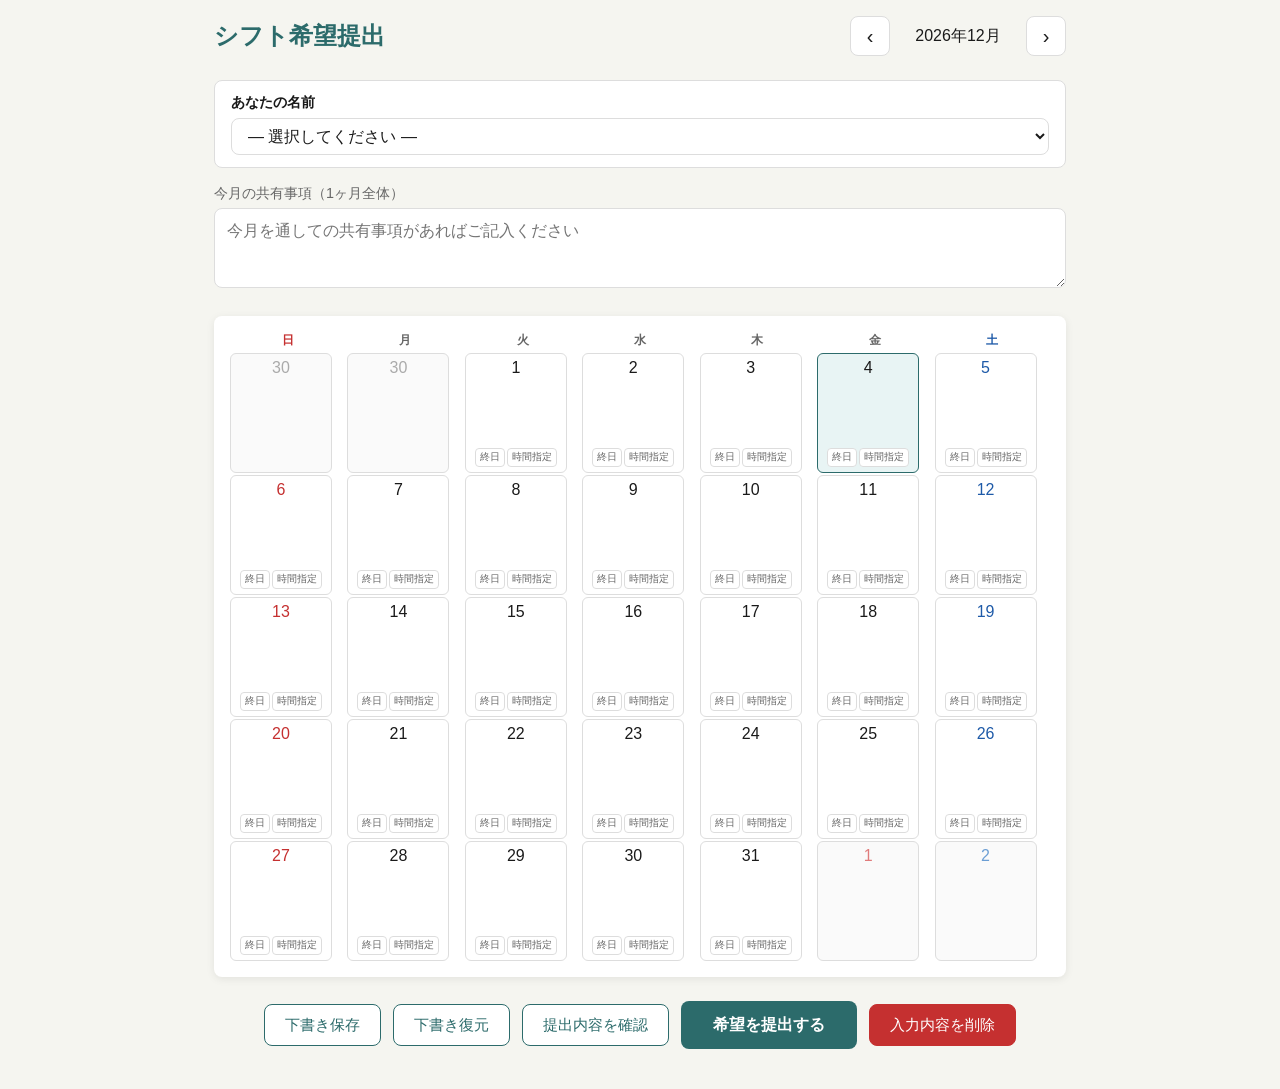
<file: index.html>
<!DOCTYPE html>
<html lang="ja">
<head>
  <meta charset="UTF-8" />
  <meta name="viewport" content="width=device-width, initial-scale=1.0" />
  <title>シフト希望提出</title>
  <link rel="stylesheet" href="styles.css" />
</head>
<body>
  <div class="app">
    <header class="header">
      <h1>シフト希望提出</h1>
      <div class="month-nav">
        <button type="button" id="prevMonth" aria-label="前月">‹</button>
        <span id="currentMonthLabel">2025年3月</span>
        <button type="button" id="nextMonth" aria-label="翌月">›</button>
      </div>
    </header>

    <section class="employee-section">
      <label for="employeeSelect">あなたの名前</label>
      <div class="employee-row">
        <select id="employeeSelect" aria-label="従業員名を選択">
          <option value="">— 選択してください —</option>
        </select>
      </div>
    </section>

    <section class="month-notes">
      <label for="monthNotes">今月の共有事項（1ヶ月全体）</label>
      <textarea id="monthNotes" rows="3" placeholder="今月を通しての共有事項があればご記入ください"></textarea>
    </section>

    <main class="calendar-wrapper">
      <div class="weekdays">
        <span class="wd-sun">日</span><span>月</span><span>火</span><span>水</span><span>木</span><span>金</span><span class="wd-sat">土</span>
      </div>
      <div id="calendar" class="calendar"></div>
      <!-- トップ画面のコピー用ポップオーバー -->
      <div id="copyPopover" class="copy-popover" aria-hidden="true">
        <button type="button" id="copyPopoverToOthers" class="copy-popover-btn">この内容を他の日にコピー</button>
        <button type="button" id="copyPopoverToWeekday" class="copy-popover-btn">他の<span id="copyPopoverWeekday">金</span>曜日に一括コピー</button>
      </div>
    </main>

    <footer class="footer">
      <div class="footer-actions">
        <button type="button" id="draftSaveBtn" class="btn-secondary">下書き保存</button>
        <button type="button" id="draftRestoreBtn" class="btn-secondary">下書き復元</button>
        <button type="button" id="viewSubmittedBtn" class="btn-secondary" style="display: none;">提出内容を確認</button>
        <button type="button" id="submitBtn" class="submit-btn">希望を提出する</button>
        <button type="button" id="clearAllBtn" class="btn-danger">入力内容を削除</button>
      </div>
      <p id="submittedBadge" class="submitted-badge" style="display: none;">提出済み（1日単位で修正可能）</p>
    </footer>
  </div>

  <!-- 日付入力モーダル -->
  <div id="dayModal" class="modal" aria-hidden="true">
    <div class="modal-backdrop" id="modalBackdrop"></div>
    <div class="modal-content">
      <div class="modal-header">
        <h2 id="modalDayTitle">3月15日 の希望</h2>
        <button type="button" class="modal-close" id="modalClose" aria-label="閉じる">×</button>
      </div>
      <div class="modal-body">
        <div class="field">
          <label class="checkbox-label">
            <input type="checkbox" id="allDay" />
            <span>終日で出勤</span>
          </label>
        </div>

        <div id="timeSlotsSection" class="time-slots-section">
          <p class="time-slots-label">時間指定</p>
          <p class="time-slots-desc">（間の「:」は自動入力されます。12時は「1200」と入力。）</p>
          <div class="slot">
            <span class="slot-num">1つ目</span>
            <div class="time-range-row">
              <div class="time-input-wrap">
                <input type="text" id="slot1StartInput" class="time-input" placeholder="--:--" maxlength="5" autocomplete="off" inputmode="numeric" />
                <button type="button" class="time-picker-btn" id="slot1StartClock" title="時刻を選択" aria-label="時刻を選択">🕐</button>
              </div>
              <span class="time-kara">から</span>
              <div class="time-input-wrap">
                <input type="text" id="slot1EndInput" class="time-input" placeholder="--:--" maxlength="5" autocomplete="off" inputmode="numeric" />
                <button type="button" class="time-picker-btn" id="slot1EndClock" title="時刻を選択" aria-label="時刻を選択">🕐</button>
              </div>
            </div>
          </div>
          <div class="slot">
            <span class="slot-num">2つ目（※時間指定を2つに分けたい場合に利用）</span>
            <div class="time-range-row">
              <div class="time-input-wrap">
                <input type="text" id="slot2StartInput" class="time-input" placeholder="--:--" maxlength="5" autocomplete="off" inputmode="numeric" />
                <button type="button" class="time-picker-btn" id="slot2StartClock" title="時刻を選択" aria-label="時刻を選択">🕐</button>
              </div>
              <span class="time-kara">から</span>
              <div class="time-input-wrap">
                <input type="text" id="slot2EndInput" class="time-input" placeholder="--:--" maxlength="5" autocomplete="off" inputmode="numeric" />
                <button type="button" class="time-picker-btn" id="slot2EndClock" title="時刻を選択" aria-label="時刻を選択">🕐</button>
              </div>
            </div>
          </div>
          <div id="timePickerPopover" class="time-picker-popover" aria-hidden="true">
            <p class="time-picker-title">時刻を選択（5分刻み）</p>
            <div class="time-picker-wheels">
              <div class="time-picker-wheel-wrap">
                <span class="time-picker-wheel-label">時</span>
                <div id="timePickerHourList" class="time-picker-wheel" tabindex="0"></div>
              </div>
              <div class="time-picker-wheel-wrap">
                <span class="time-picker-wheel-label">分</span>
                <div id="timePickerMinList" class="time-picker-wheel" tabindex="0"></div>
              </div>
            </div>
            <div class="time-picker-wheel-actions">
              <button type="button" id="timePickerClearBtn" class="time-picker-clear-btn">指定なし</button>
              <button type="button" id="timePickerApplyBtn" class="time-picker-apply-btn">決定</button>
            </div>
          </div>
          <div class="time-chart-wrapper">
            <p class="time-chart-label">時間のイメージ</p>
            <div class="time-chart">
              <div class="time-chart-bar">
                <div id="chartSlot1" class="chart-slot"></div>
                <div id="chartSlot2" class="chart-slot"></div>
              </div>
              <div class="time-chart-labels">
                <span>7</span><span>12</span><span>18</span><span>23時</span>
              </div>
            </div>
          </div>
        </div>

        <div class="field">
          <label for="dayNotes">この日の備考・共有事項</label>
          <textarea id="dayNotes" rows="3" placeholder="この日についての共有事項があればご記入ください"></textarea>
        </div>

        <div class="copy-actions">
          <p class="copy-actions-label">コピー</p>
          <button type="button" id="copyDayToOthersBtn" class="btn-secondary">この内容を他の日にコピー</button>
          <button type="button" id="copyWeekToOtherBtn" class="btn-secondary">他の<span id="copyWeekdayLabel">金</span>曜日に一括コピー</button>
        </div>
      </div>
      <div class="modal-footer modal-footer-actions">
        <button type="button" id="clearDayBtn" class="btn-danger-outline">この日の入力を削除</button>
        <button type="button" id="saveDayBtn" class="save-day-btn">この日を保存</button>
      </div>
    </div>
  </div>

  <!-- 設定モーダル（GAS URL） -->
  <div id="settingsModal" class="modal" aria-hidden="true">
    <div class="modal-backdrop" id="settingsModalBackdrop"></div>
    <div class="modal-content">
      <div class="modal-header">
        <h2>設定</h2>
        <button type="button" class="modal-close" id="settingsModalClose" aria-label="閉じる">×</button>
      </div>
      <div class="modal-body">
        <p class="settings-desc">Google Apps Script（GAS）のウェブアプリURLを入力すると、従業員リストの取得と提出データの送信ができます。</p>
        <label for="gasUrlInput">GAS ウェブアプリのURL</label>
        <input type="url" id="gasUrlInput" class="gas-url-input" placeholder="https://script.google.com/macros/s/.../exec" />
        <p class="settings-note">URLはこの端末のブラウザにのみ保存され、サーバーには送信されません。</p>
      </div>
      <div class="modal-footer modal-footer-actions">
        <button type="button" id="settingsSaveBtn" class="save-day-btn">保存</button>
      </div>
    </div>
  </div>

  <!-- 提出内容確認モーダル -->
  <div id="confirmModal" class="modal" aria-hidden="true">
    <div class="modal-backdrop" id="confirmModalBackdrop"></div>
    <div class="modal-content modal-content-wide">
      <div class="modal-header">
        <h2>提出内容の確認</h2>
        <button type="button" class="modal-close" id="confirmModalClose" aria-label="閉じる">×</button>
      </div>
      <div class="modal-body">
        <p class="confirm-month-notes-label">今月の共有事項</p>
        <div id="confirmMonthNotes" class="confirm-month-notes"></div>
        <p class="confirm-days-label">日付ごとの希望・備考</p>
        <div id="confirmDaysList" class="confirm-days-list"></div>
      </div>
    </div>
  </div>

  <!-- 管理者: 次の1行のURLをGASのウェブアプリのURLに書き換えると、従業員が個別に設定しなくても従業員リスト・提出が利用できます -->
  <script>window.SHIFT_APP_GAS_URL = '';</script>
  <script src="app.js"></script>
</body>
</html>
</file>
<file: styles.css>
/* ===== 変数・ベース ===== */
:root {
  --bg: #f5f5f0;
  --surface: #fff;
  --text: #1a1a1a;
  --text-muted: #666;
  --primary: #2c6b6b;
  --primary-hover: #1e4d4d;
  --accent: #e8a838;
  --border: #ddd;
  --calendar-today: #e8f4f4;
  --calendar-has-entry: #d4edda;
  --shadow: 0 2px 8px rgba(0,0,0,0.08);
  --radius: 8px;
}

* {
  box-sizing: border-box;
}

body {
  margin: 0;
  font-family: "Hiragino Sans", "Hiragino Kaku Gothic ProN", "Noto Sans JP", sans-serif;
  background: var(--bg);
  color: var(--text);
  min-height: 100vh;
}

/* ===== レイアウト ===== */
.app {
  max-width: 900px;
  margin: 0 auto;
  padding: 1rem 1.5rem 2rem;
  min-height: 100vh;
  display: flex;
  flex-direction: column;
}

/* ===== ヘッダー ===== */
.header {
  display: flex;
  align-items: center;
  justify-content: space-between;
  flex-wrap: wrap;
  gap: 1rem;
  margin-bottom: 1.5rem;
}

.header h1 {
  margin: 0;
  font-size: 1.5rem;
  font-weight: 700;
  color: var(--primary);
}

.month-nav {
  display: flex;
  align-items: center;
  gap: 0.5rem;
}

.month-nav button {
  width: 40px;
  height: 40px;
  border: 1px solid var(--border);
  background: var(--surface);
  border-radius: var(--radius);
  font-size: 1.25rem;
  cursor: pointer;
  color: var(--text);
  transition: background 0.15s;
}

.month-nav button:hover {
  background: #eee;
}

#currentMonthLabel {
  min-width: 120px;
  text-align: center;
}

/* ===== 従業員選択・設定 ===== */
.employee-section {
  margin-bottom: 1rem;
  padding: 0.75rem 1rem;
  background: var(--surface);
  border-radius: var(--radius);
  border: 1px solid var(--border);
}

.employee-section label {
  display: block;
  font-weight: 600;
  margin-bottom: 0.35rem;
  font-size: 0.9rem;
}

.employee-row {
  display: flex;
  align-items: center;
  gap: 0.5rem;
  flex-wrap: wrap;
}

#employeeSelect {
  flex: 1;
  min-width: 160px;
  padding: 0.5rem 0.75rem;
  border: 1px solid var(--border);
  border-radius: var(--radius);
  font-size: 1rem;
  background: var(--surface);
  color: var(--text);
}

.btn-settings {
  padding: 0.4rem 0.75rem;
  border: 1px solid var(--border);
  background: var(--surface);
  border-radius: var(--radius);
  font-size: 0.9rem;
  cursor: pointer;
  color: var(--text-muted);
  white-space: nowrap;
}

.btn-settings:hover {
  background: #eee;
  color: var(--text);
}

.employee-hint {
  margin: 0.5rem 0 0;
  font-size: 0.8rem;
  color: var(--text-muted);
}

.settings-desc,
.settings-note {
  font-size: 0.9rem;
  color: var(--text-muted);
  margin: 0 0 0.75rem;
}

.settings-note {
  margin-top: 0.5rem;
}

.gas-url-input {
  width: 100%;
  padding: 0.5rem 0.75rem;
  border: 1px solid var(--border);
  border-radius: var(--radius);
  font-size: 0.95rem;
  margin-bottom: 0.25rem;
  font-weight: 600;
}

/* ===== 月間共有事項 ===== */
.month-notes {
  margin-bottom: 1.5rem;
}

.month-notes label {
  display: block;
  font-size: 0.9rem;
  font-weight: 500;
  margin-bottom: 0.35rem;
  color: var(--text-muted);
}

.month-notes textarea {
  width: 100%;
  padding: 0.75rem;
  border: 1px solid var(--border);
  border-radius: var(--radius);
  font-size: 1rem;
  font-family: inherit;
  resize: vertical;
}

/* ===== カレンダー ===== */
.calendar-wrapper {
  flex: 1;
  min-width: 0;
  background: var(--surface);
  border-radius: var(--radius);
  box-shadow: var(--shadow);
  padding: 1rem;
  margin-bottom: 1.5rem;
}

.weekdays {
  display: grid;
  grid-template-columns: repeat(7, minmax(0, 1fr));
  gap: 2px;
  margin-bottom: 4px;
  font-size: 0.75rem;
  font-weight: 600;
  color: var(--text-muted);
  text-align: center;
}

.weekdays .wd-sun {
  color: #c53030;
}

.weekdays .wd-sat {
  color: #1e5aa8;
}

.calendar {
  display: grid;
  grid-template-columns: repeat(7, minmax(0, 1fr));
  gap: 2px;
}

.day-cell {
  min-width: 0;
  overflow: hidden;
  aspect-ratio: 0.85;
  max-height: 120px;
  min-height: 88px;
  border: 1px solid var(--border);
  border-radius: 6px;
  padding: 5px;
  cursor: pointer;
  display: flex;
  flex-direction: column;
  align-items: center;
  justify-content: flex-start;
  background: var(--surface);
  transition: background 0.15s, box-shadow 0.15s;
}

.day-cell:hover {
  background: #f8f8f8;
  box-shadow: 0 0 0 2px var(--primary);
}

.day-cell.other-month {
  color: #aaa;
  background: #fafafa;
}

.day-cell.today {
  background: var(--calendar-today);
  border-color: var(--primary);
  font-weight: 700;
}

.day-cell.has-entry {
  background: var(--calendar-has-entry);
  border-color: #a3d9a5;
}

.day-num {
  font-size: 1rem;
  font-weight: 500;
  flex-shrink: 0;
}

.day-summary-wrap {
  flex: 1;
  min-width: 0;
  width: 100%;
  display: flex;
  flex-direction: column;
  align-items: center;
  justify-content: center;
  min-height: 2.4em;
  padding: 4px 2px;
  gap: 2px;
}

.day-summary-line {
  font-size: 0.78rem;
  line-height: 1.4;
  color: var(--text);
  font-weight: 500;
  min-width: 0;
  max-width: 100%;
  overflow: hidden;
  text-overflow: ellipsis;
  white-space: nowrap;
}

.day-cell.has-entry .day-summary-line {
  color: #0d5c0d;
}

.day-quick-actions {
  display: flex;
  flex-wrap: wrap;
  gap: 2px;
  flex-shrink: 0;
  margin-top: auto;
  justify-content: center;
  min-width: 0;
  max-width: 100%;
}

.day-quick-btn {
  padding: 2px 4px;
  font-size: 0.6rem;
  border: 1px solid var(--border);
  border-radius: 4px;
  background: var(--surface);
  color: var(--text-muted);
  cursor: pointer;
  transition: background 0.15s, color 0.15s;
  white-space: nowrap;
}

.day-quick-btn:hover {
  background: var(--primary);
  color: #fff;
  border-color: var(--primary);
}

.day-quick-btn.day-quick-delete:hover {
  background: #c53030;
  border-color: #c53030;
  color: #fff;
}

.day-quick-btn.day-quick-copy:hover {
  background: var(--accent);
  border-color: var(--accent);
  color: #fff;
}

.day-cell.other-month .day-quick-actions {
  display: none;
}

/* トップ画面のコピー用ポップオーバー */
.copy-popover {
  position: fixed;
  z-index: 150;
  display: flex;
  flex-direction: column;
  gap: 4px;
  padding: 6px;
  background: var(--surface);
  border: 1px solid var(--border);
  border-radius: var(--radius);
  box-shadow: var(--shadow);
  opacity: 0;
  visibility: hidden;
  pointer-events: none;
  transition: opacity 0.15s, visibility 0.15s;
}

.copy-popover.copy-popover-visible {
  opacity: 1;
  visibility: visible;
  pointer-events: auto;
}

.copy-popover-btn {
  padding: 0.5rem 0.75rem;
  font-size: 0.85rem;
  text-align: left;
  white-space: nowrap;
  background: var(--surface);
  border: 1px solid var(--border);
  border-radius: 6px;
  cursor: pointer;
  color: var(--text);
  transition: background 0.15s;
}

.copy-popover-btn:hover {
  background: #f0f0f0;
}

@media (max-width: 640px) {
  .copy-popover {
    max-width: calc(100vw - 24px);
    min-width: 280px;
    max-height: calc(100vh - 24px);
    overflow-y: auto;
    box-shadow: 0 4px 24px rgba(0, 0, 0, 0.2);
  }

  .copy-popover-btn {
    white-space: normal;
    text-align: center;
    padding: 0.75rem 1rem;
  }
}

/* 土日・祝日の日付色 */
.day-cell.saturday {
  color: #1e5aa8;
}
.day-cell.saturday.other-month {
  color: #6b9ed4;
}
.day-cell.sunday,
.day-cell.holiday {
  color: #c53030;
}
.day-cell.sunday.other-month,
.day-cell.holiday.other-month {
  color: #e07b7b;
}

/* ===== フッター・提出 ===== */
.footer {
  text-align: center;
}

.footer-actions {
  display: flex;
  flex-wrap: wrap;
  align-items: center;
  justify-content: center;
  gap: 0.75rem;
  margin-bottom: 0.5rem;
}

.btn-secondary {
  padding: 0.6rem 1.25rem;
  font-size: 0.95rem;
  font-weight: 500;
  color: var(--primary);
  background: var(--surface);
  border: 1px solid var(--primary);
  border-radius: var(--radius);
  cursor: pointer;
  transition: background 0.15s, color 0.15s;
}

.btn-secondary:hover {
  background: var(--primary);
  color: #fff;
}

.btn-danger {
  padding: 0.6rem 1.25rem;
  font-size: 0.95rem;
  font-weight: 500;
  color: #fff;
  background: #c53030;
  border: 1px solid #c53030;
  border-radius: var(--radius);
  cursor: pointer;
  transition: background 0.15s, color 0.15s;
}

.btn-danger:hover {
  background: #9b2525;
  border-color: #9b2525;
  color: #fff;
}

.btn-danger-outline {
  padding: 0.6rem 1rem;
  font-size: 0.9rem;
  font-weight: 500;
  color: #c53030;
  background: transparent;
  border: 1px solid #c53030;
  border-radius: var(--radius);
  cursor: pointer;
  transition: background 0.15s, color 0.15s;
}

.btn-danger-outline:hover {
  background: #c53030;
  color: #fff;
}

.submit-btn {
  padding: 0.85rem 2rem;
  font-size: 1rem;
  font-weight: 600;
  color: #fff;
  background: var(--primary);
  border: none;
  border-radius: var(--radius);
  cursor: pointer;
  transition: background 0.15s;
}

.submit-btn:hover {
  background: var(--primary-hover);
}

.submit-btn-disabled,
.submit-btn:disabled {
  background: #999;
  cursor: not-allowed;
}

.submit-btn:disabled:hover {
  background: #999;
}

.submitted-badge {
  font-size: 0.85rem;
  color: var(--text-muted);
  margin: 0;
}

/* ===== トースト ===== */
.toast {
  position: fixed;
  bottom: 2rem;
  left: 50%;
  transform: translateX(-50%) translateY(1rem);
  padding: 0.75rem 1.25rem;
  background: var(--text);
  color: #fff;
  border-radius: var(--radius);
  font-size: 0.9rem;
  z-index: 200;
  opacity: 0;
  transition: opacity 0.3s, transform 0.3s;
}

.toast.toast-visible {
  opacity: 1;
  transform: translateX(-50%) translateY(0);
}

/* ===== モーダル内コピー ===== */
.copy-actions {
  margin-top: 1.25rem;
  padding-top: 1rem;
  border-top: 1px dashed var(--border);
}

.copy-actions-label {
  margin: 0 0 0.5rem 0;
  font-size: 0.85rem;
  color: var(--text-muted);
}

.copy-actions .btn-secondary {
  display: block;
  width: 100%;
  margin-bottom: 0.5rem;
}

.copy-actions .btn-secondary:last-child {
  margin-bottom: 0;
}

/* ===== 提出内容確認モーダル ===== */
.modal-content-wide {
  max-width: 560px;
}

.confirm-month-notes-label,
.confirm-days-label {
  font-size: 0.9rem;
  font-weight: 600;
  margin: 0 0 0.5rem 0;
}

.confirm-month-notes {
  padding: 0.75rem;
  background: #f5f5f5;
  border-radius: var(--radius);
  margin-bottom: 1rem;
  white-space: pre-wrap;
}

.confirm-days-list {
  max-height: 50vh;
  overflow-y: auto;
}

.confirm-day-line {
  padding: 0.5rem 0.75rem;
  border-bottom: 1px solid var(--border);
  font-size: 0.9rem;
}

.confirm-day-line:last-child {
  border-bottom: none;
}

.confirm-days-empty {
  color: var(--text-muted);
  font-size: 0.9rem;
  margin: 0;
}

/* ===== モーダル ===== */
.modal {
  position: fixed;
  inset: 0;
  z-index: 100;
  display: flex;
  align-items: center;
  justify-content: center;
  padding: 1rem;
  opacity: 0;
  visibility: hidden;
  transition: opacity 0.2s, visibility 0.2s;
}

.modal.is-open {
  opacity: 1;
  visibility: visible;
}

.modal-backdrop {
  position: absolute;
  inset: 0;
  background: rgba(0,0,0,0.4);
}

.modal-content {
  position: relative;
  width: 100%;
  max-width: 480px;
  max-height: 90vh;
  overflow-y: auto;
  background: var(--surface);
  border-radius: var(--radius);
  box-shadow: 0 8px 32px rgba(0,0,0,0.15);
  display: flex;
  flex-direction: column;
}

.modal-header {
  display: flex;
  align-items: center;
  justify-content: space-between;
  padding: 1rem 1.25rem;
  border-bottom: 1px solid var(--border);
}

.modal-header h2 {
  margin: 0;
  font-size: 1.15rem;
}

.modal-close {
  width: 36px;
  height: 36px;
  border: none;
  background: transparent;
  font-size: 1.5rem;
  line-height: 1;
  cursor: pointer;
  color: var(--text-muted);
  border-radius: 6px;
  transition: background 0.15s, color 0.15s;
}

.modal-close:hover {
  background: #eee;
  color: var(--text);
}

.modal-body {
  padding: 1.25rem;
  flex: 1;
  overflow-y: auto;
}

.modal-footer {
  padding: 1rem 1.25rem;
  border-top: 1px solid var(--border);
}

.modal-footer.modal-footer-actions {
  display: flex;
  flex-wrap: wrap;
  gap: 0.75rem;
  align-items: center;
}

.modal-footer.modal-footer-actions .save-day-btn {
  flex: 1;
  min-width: 0;
}

/* ===== モーダル内フォーム ===== */
.field {
  margin-bottom: 1.25rem;
}

.field:last-child {
  margin-bottom: 0;
}

.field label {
  display: block;
  font-size: 0.9rem;
  font-weight: 500;
  margin-bottom: 0.35rem;
  color: var(--text);
}

.field textarea {
  width: 100%;
  padding: 0.75rem;
  border: 1px solid var(--border);
  border-radius: var(--radius);
  font-size: 1rem;
  font-family: inherit;
  resize: vertical;
}

.checkbox-label {
  display: inline-flex;
  align-items: center;
  gap: 0.5rem;
  cursor: pointer;
}

.checkbox-label input[type="checkbox"] {
  width: 1.2em;
  height: 1.2em;
  accent-color: var(--primary);
}

/* ===== 時間スロット ===== */
.time-slots-section {
  margin-bottom: 1.25rem;
  padding: 1rem;
  background: #f9f9f9;
  border-radius: var(--radius);
  border: 1px solid var(--border);
}

.time-slots-label {
  margin: 0 0 0.25rem 0;
  font-size: 0.9rem;
  font-weight: 500;
  color: var(--text-muted);
}

.time-slots-desc {
  margin: 0 0 0.5rem 0;
  font-size: 0.8rem;
  color: var(--text-muted);
}

/* 時間指定：入力欄＋時計アイコン */
.time-range-row {
  display: flex;
  flex-wrap: wrap;
  align-items: center;
  gap: 0.75rem;
}

.time-input-wrap {
  display: inline-flex;
  align-items: center;
  border: 1px solid var(--border);
  border-radius: var(--radius);
  background: var(--surface);
  overflow: hidden;
}

.time-input {
  width: 5rem;
  padding: 0.5rem 0.6rem;
  border: none;
  font-size: 1rem;
  text-align: center;
}

.time-input::placeholder {
  color: #999;
}

.time-picker-btn {
  width: 40px;
  height: 40px;
  padding: 0;
  border: none;
  border-left: 1px solid var(--border);
  background: #f5f5f5;
  font-size: 1.1rem;
  cursor: pointer;
  display: flex;
  align-items: center;
  justify-content: center;
  transition: background 0.15s;
}

.time-picker-btn:hover {
  background: #e8e8e8;
}

.time-kara {
  font-size: 0.95rem;
  color: var(--text);
}

.time-picker-popover {
  position: fixed;
  z-index: 150;
  padding: 0.75rem;
  background: var(--surface);
  border: 1px solid var(--border);
  border-radius: var(--radius);
  box-shadow: var(--shadow);
  opacity: 0;
  visibility: hidden;
  pointer-events: none;
  transition: opacity 0.15s, visibility 0.15s;
}

.time-picker-popover.time-picker-popover-visible {
  opacity: 1;
  visibility: visible;
  pointer-events: auto;
  display: flex;
  flex-direction: column;
  min-width: 200px;
}

.time-picker-title {
  margin: 0 0 0.5rem 0;
  font-size: 0.85rem;
  font-weight: 600;
  color: var(--text-muted);
}

/* 時・分2軸ホイール */
.time-picker-wheels {
  display: flex;
  gap: 0.5rem;
  margin-bottom: 0.75rem;
}

.time-picker-wheel-wrap {
  display: flex;
  flex-direction: column;
  align-items: center;
  flex: 1;
  min-width: 0;
}

.time-picker-wheel-label {
  font-size: 0.8rem;
  font-weight: 600;
  color: var(--text-muted);
  margin-bottom: 0.25rem;
}

.time-picker-wheel {
  height: 180px;
  width: 100%;
  overflow-y: auto;
  overflow-x: hidden;
  scroll-snap-type: y mandatory;
  -webkit-overflow-scrolling: touch;
  border: 1px solid var(--border);
  border-radius: var(--radius);
  background: #fafafa;
}

/* 上下パッドで先頭・末尾も中央にスナップできるように（180/2 - 40/2 = 70） */
.time-picker-wheel-pad {
  scroll-snap-align: center;
  height: 70px;
  flex-shrink: 0;
}

.time-picker-wheel-item {
  scroll-snap-align: center;
  height: 40px;
  display: flex;
  align-items: center;
  justify-content: center;
  font-size: 1.1rem;
  font-weight: 500;
  color: var(--text);
  flex-shrink: 0;
  cursor: default;
}

.time-picker-wheel-item.time-picker-wheel-item-selected {
  color: var(--primary);
  font-weight: 700;
}

.time-picker-wheel-item.time-picker-wheel-item-clear {
  color: var(--text-muted);
  font-size: 0.9rem;
}

.time-picker-wheel-actions {
  display: flex;
  gap: 0.5rem;
  flex-wrap: wrap;
}

.time-picker-clear-btn {
  flex: 1;
  min-width: 0;
  padding: 0.5rem 0.75rem;
  font-size: 0.9rem;
  color: var(--text-muted);
  background: var(--surface);
  border: 1px solid var(--border);
  border-radius: var(--radius);
  cursor: pointer;
  transition: background 0.15s, color 0.15s;
}

.time-picker-clear-btn:hover {
  background: #f5f5f5;
  color: var(--text);
}

.time-picker-apply-btn {
  flex: 1;
  min-width: 0;
  padding: 0.5rem 0.75rem;
  font-size: 0.9rem;
  font-weight: 600;
  color: #fff;
  background: var(--primary);
  border: none;
  border-radius: var(--radius);
  cursor: pointer;
  transition: background 0.15s;
}

.time-picker-apply-btn:hover {
  background: var(--primary-hover);
}

.slot {
  margin-bottom: 1rem;
}

.slot:last-of-type {
  margin-bottom: 0;
}

.slot-num {
  display: block;
  font-size: 0.8rem;
  color: var(--text-muted);
  margin-bottom: 0.35rem;
}

.time-row {
  display: flex;
  flex-wrap: wrap;
  gap: 1rem;
}

.time-group {
  flex: 1;
  min-width: 200px;
}

.time-group-label {
  display: block;
  font-size: 0.85rem;
  font-weight: 500;
  margin-bottom: 0.35rem;
  color: var(--text);
}

.time-fields {
  display: flex;
  flex-wrap: wrap;
  align-items: center;
  gap: 0.5rem 1rem;
}

.time-fields label {
  display: inline-flex;
  align-items: center;
  gap: 0.25rem;
  font-size: 0.85rem;
  color: var(--text-muted);
}

.time-fields select {
  padding: 0.35rem 0.5rem;
  border: 1px solid var(--border);
  border-radius: 6px;
  font-size: 0.9rem;
  min-width: 3.5rem;
}

.time-direct-label {
  margin-left: 0.25rem;
}

.time-direct-label input[type="text"] {
  width: 5rem;
  padding: 0.35rem 0.5rem;
  border: 1px solid var(--border);
  border-radius: 6px;
  font-size: 0.9rem;
}

.time-direct-label input[type="text"]::placeholder {
  color: #999;
}

.time-inputs {
  display: flex;
  gap: 1rem;
  flex-wrap: wrap;
}

.time-inputs label {
  display: flex;
  align-items: center;
  gap: 0.35rem;
  font-size: 0.9rem;
}

.time-inputs select {
  padding: 0.4rem 0.5rem;
  border: 1px solid var(--border);
  border-radius: 6px;
  font-size: 0.95rem;
  min-width: 5rem;
}

/* ===== 時間チャート ===== */
.time-chart-wrapper {
  margin-top: 1rem;
  padding-top: 1rem;
  border-top: 1px dashed var(--border);
}

.time-chart-label {
  margin: 0 0 0.5rem 0;
  font-size: 0.85rem;
  color: var(--text-muted);
}

.time-chart {
  width: 100%;
}

/* 何も入力されていないときはグレー。時間指定後に chart-slot で色付け */
.time-chart-bar {
  position: relative;
  height: 32px;
  background: #d0d0d0;
  border-radius: 6px;
  overflow: hidden;
}

.chart-slot {
  position: absolute;
  top: 4px;
  bottom: 4px;
  border-radius: 4px;
  min-width: 4px;
  transition: left 0.15s, width 0.15s;
}

#chartSlot1 {
  background: var(--primary);
  opacity: 0.9;
}

#chartSlot2 {
  background: var(--accent);
  opacity: 0.9;
}

.time-chart-labels {
  display: flex;
  justify-content: space-between;
  margin-top: 4px;
  font-size: 0.7rem;
  color: var(--text-muted);
}

/* ===== 保存ボタン ===== */
.save-day-btn {
  width: 100%;
  padding: 0.75rem;
  font-size: 1rem;
  font-weight: 600;
  color: #fff;
  background: var(--primary);
  border: none;
  border-radius: var(--radius);
  cursor: pointer;
  transition: background 0.15s;
}

.save-day-btn:hover {
  background: var(--primary-hover);
}

/* ===== スマホ表示（日付・2行時間・終日・時間・コピー・削除がしっかり見える構成） ===== */
@media (max-width: 640px) {
  .app {
    padding: 0.75rem 0.5rem 1.5rem;
  }

  .header {
    margin-bottom: 1rem;
  }

  .header h1 {
    font-size: 1.25rem;
  }

  .month-nav button {
    width: 36px;
    height: 36px;
    font-size: 1.1rem;
  }

  #currentMonthLabel {
    min-width: 100px;
    font-size: 0.95rem;
  }

  .calendar-wrapper {
    padding: 0.5rem;
    overflow-x: auto;
    overflow-y: visible;
    -webkit-overflow-scrolling: touch;
    padding-bottom: 2rem;
  }

  /* 曜日ヘッダーとカレンダーを同じ幅にして横スクロール時もずれないようにする */
  .weekdays {
    min-width: 700px;
  }

  /* 横スクロールで時間を1行表示できるようグリッドに最小幅を指定。下余白で最下段のボタンが隠れないようにする */
  .calendar {
    min-width: 700px;
    margin-bottom: 0.5rem;
  }

  /* セルを大きくして日付・2行時間・4ボタンがすべて見えるように */
  .day-cell {
    padding: 5px 3px;
    min-height: 102px;
    max-height: 130px;
    aspect-ratio: auto;
  }

  .day-num {
    font-size: 0.95rem;
    font-weight: 600;
  }

  .day-summary-wrap {
    min-height: 2.5em;
    padding: 3px 2px;
    gap: 1px;
  }

  .day-summary-line {
    font-size: 0.72rem;
    line-height: 1.4;
    white-space: nowrap;
    overflow: visible;
    text-overflow: unset;
    max-width: none;
  }

  .day-quick-actions {
    gap: 3px;
    margin-top: 4px;
    flex-shrink: 0;
  }

  .day-quick-btn {
    padding: 3px 5px;
    font-size: 0.58rem;
  }

  .footer-actions {
    flex-direction: column;
    gap: 0.5rem;
    width: 100%;
  }

  .footer-actions .btn-secondary,
  .footer-actions .submit-btn,
  .footer-actions .btn-danger {
    width: 100%;
    max-width: 280px;
  }
}

/* 極小画面ではセルをさらに確保 */
@media (max-width: 400px) {
  .day-cell {
    min-height: 108px;
  }

  .day-summary-line {
    font-size: 0.7rem;
  }

  .day-quick-btn {
    font-size: 0.55rem;
    padding: 2px 4px;
  }
}
</file>
